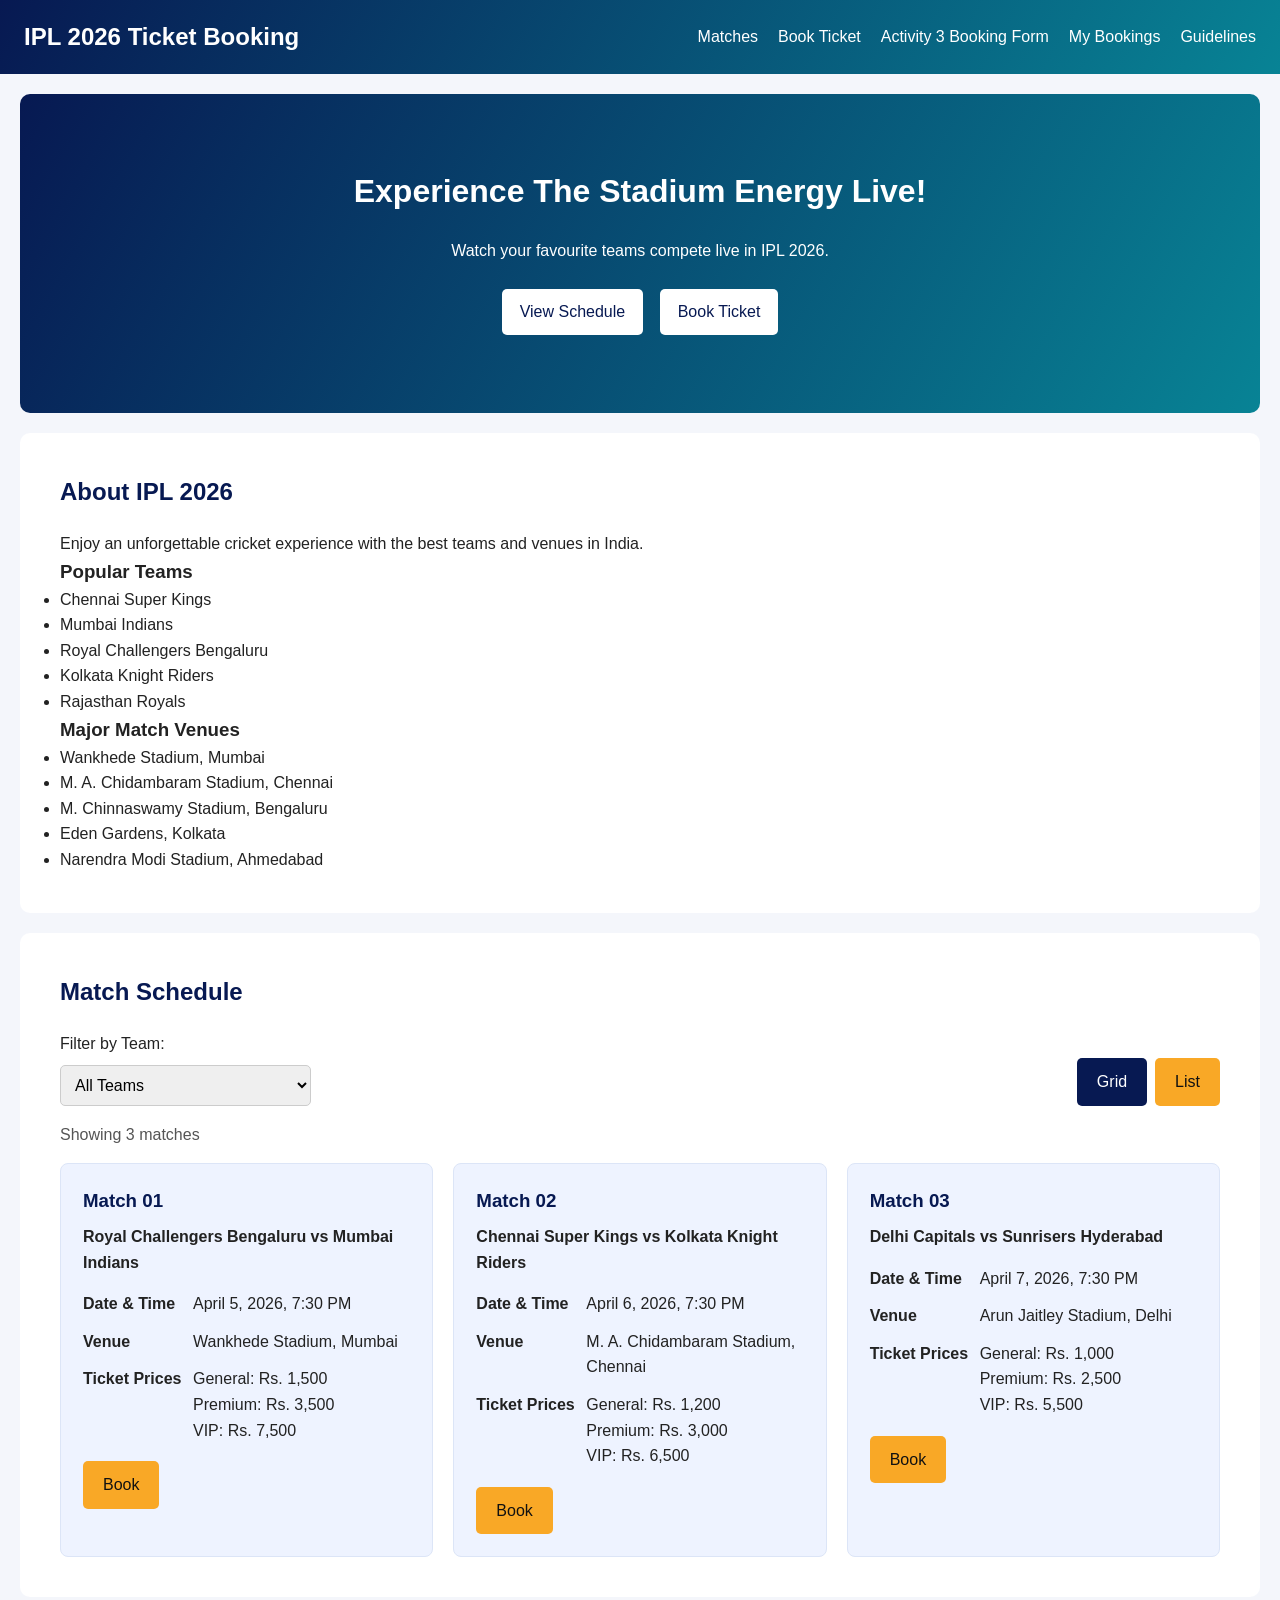
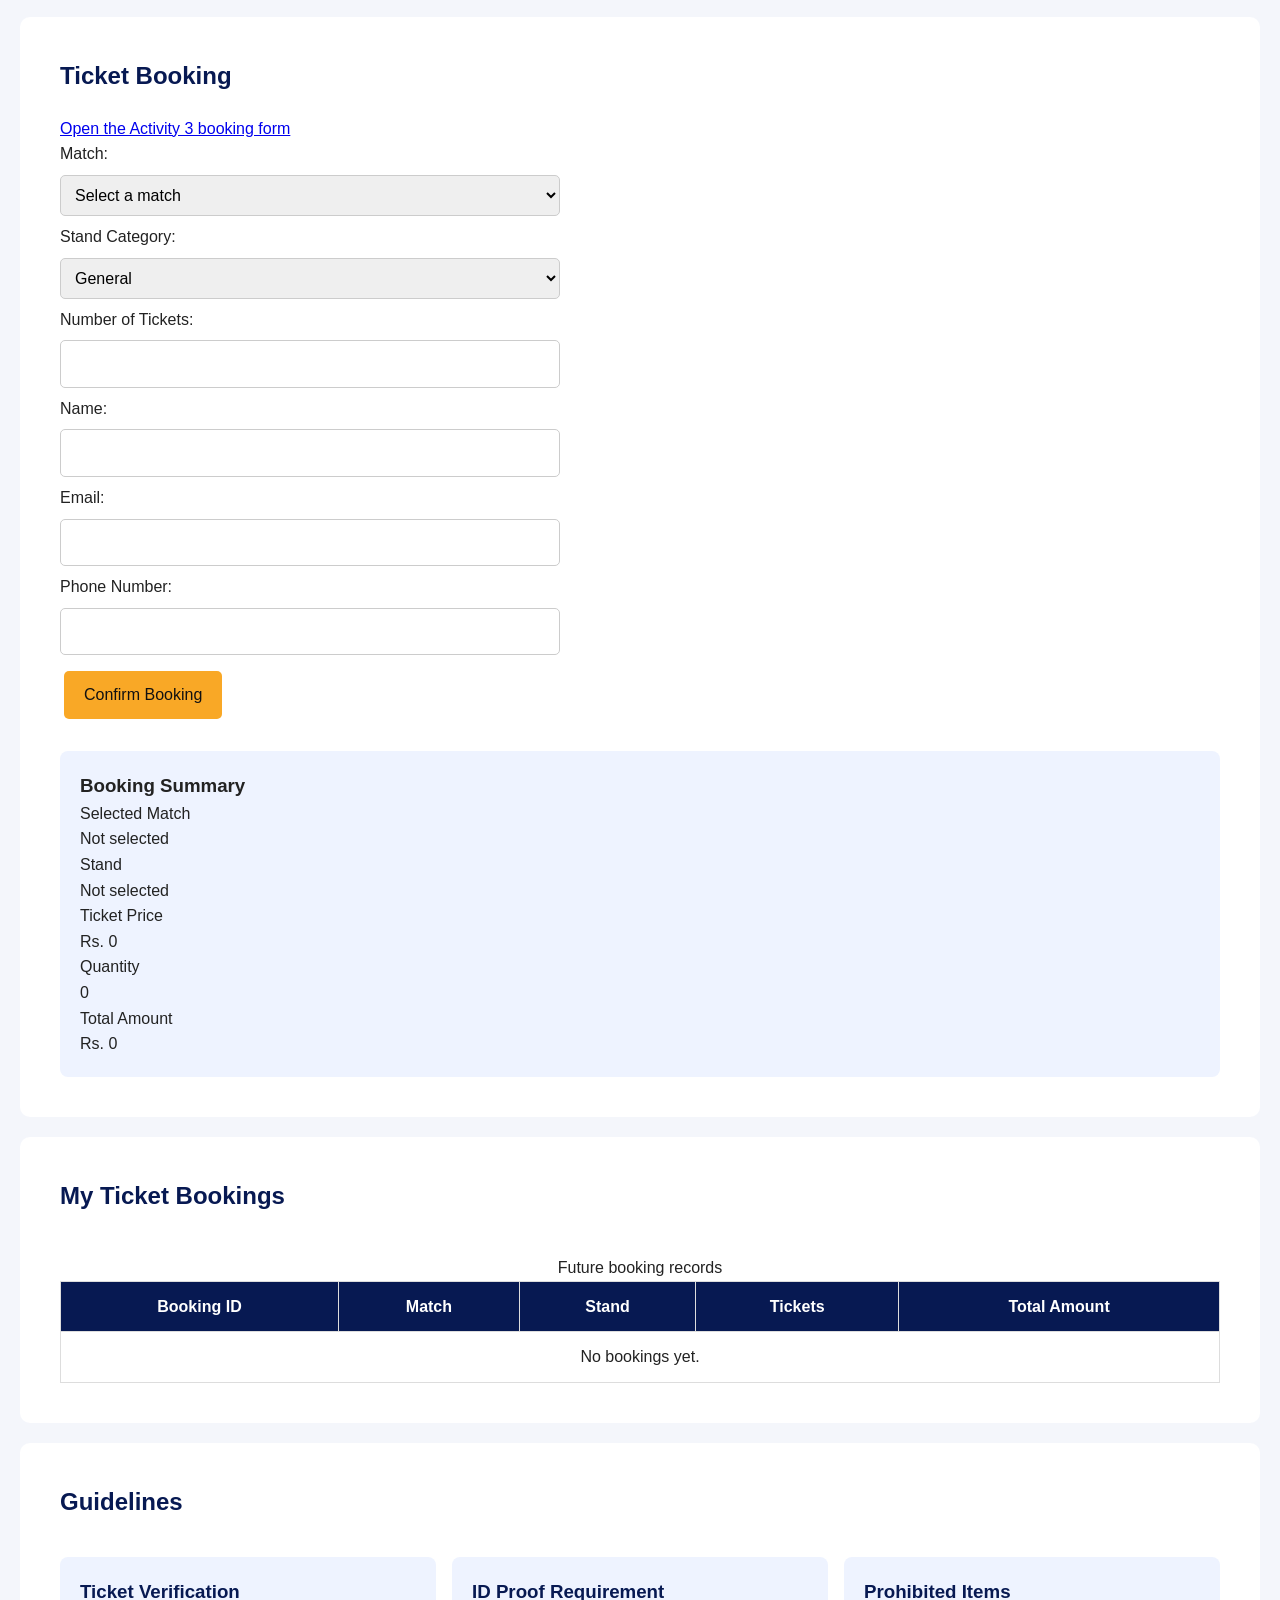
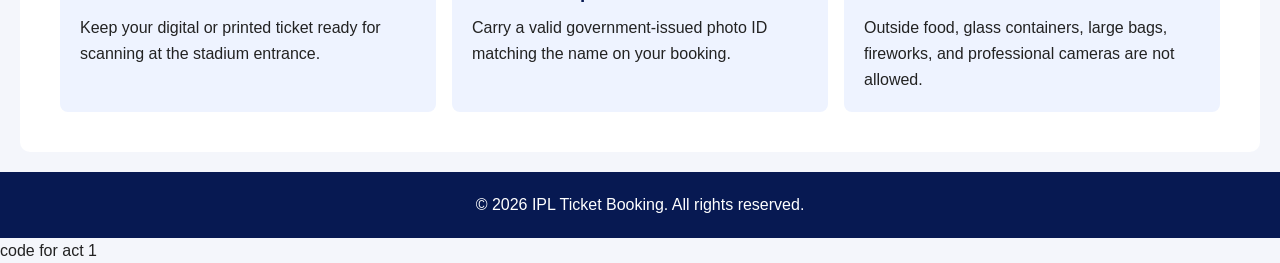
<file: index.html>
<!DOCTYPE html>
<html lang="en">
<head>
    <meta charset="UTF-8">
    <meta name="viewport" content="width=device-width, initial-scale=1.0">
    <meta name="description" content="IPL 2026 match schedules and ticket booking">
    <link rel="stylesheet" href="Style/style.css">
    <title>IPL 2026 Ticket Booking</title>
</head>
<body>
    <header id="home">
        <div class="site-header">
            <h1><a href="#home">IPL 2026 Ticket Booking</a></h1>
            <button class="nav-toggle" type="button" aria-controls="main-navigation"
                aria-expanded="false" aria-label="Open navigation">
                <span class="hamburger" aria-hidden="true"></span>
            </button>
            <nav id="main-navigation" aria-label="Main navigation">
                <ul>
                    <li><a href="#matches">Matches</a></li>
                    <li><a href="#book-ticket">Book Ticket</a></li>
                    <li><a href="booking.html">Activity 3 Booking Form</a></li>
                    <li><a href="#my-bookings">My Bookings</a></li>
                    <li><a href="#guidelines">Guidelines</a></li>
                </ul>
            </nav>
        </div>
    </header>

    <main>
        <section class="hero-section" aria-labelledby="hero-heading">
            <h2 id="hero-heading">Experience The Stadium Energy Live!</h2>
            <p>Watch your favourite teams compete live in IPL 2026.</p>
            <a href="#matches">View Schedule</a>
            <a href="#book-ticket">Book Ticket</a>
        </section>

        <section aria-labelledby="about-heading">
            <h2 id="about-heading">About IPL 2026</h2>
            <p>Enjoy an unforgettable cricket experience with the best teams and venues in India.</p>
            <h3>Popular Teams</h3>
            <ul>
                <li>Chennai Super Kings</li>
                <li>Mumbai Indians</li>
                <li>Royal Challengers Bengaluru</li>
                <li>Kolkata Knight Riders</li>
                <li>Rajasthan Royals</li>
            </ul>
            <h3>Major Match Venues</h3>
            <ul>
                <li>Wankhede Stadium, Mumbai</li>
                <li>M. A. Chidambaram Stadium, Chennai</li>
                <li>M. Chinnaswamy Stadium, Bengaluru</li>
                <li>Eden Gardens, Kolkata</li>
                <li>Narendra Modi Stadium, Ahmedabad</li>
            </ul>
        </section>

        <section id="matches" aria-labelledby="schedule-heading">
            <h2 id="schedule-heading">Match Schedule</h2>
            <div class="schedule-controls">
                <div class="team-filter">
                    <label for="team-filter">Filter by Team:</label>
                    <select id="team-filter" name="team-filter">
                        <option value="all">All Teams</option>
                        <option value="csk">Chennai Super Kings</option>
                        <option value="mi">Mumbai Indians</option>
                        <option value="rcb">Royal Challengers Bengaluru</option>
                        <option value="kkr">Kolkata Knight Riders</option>
                        <option value="dc">Delhi Capitals</option>
                        <option value="srh">Sunrisers Hyderabad</option>
                    </select>
                </div>
                <div class="view-toggle" role="group" aria-label="Match display style">
                    <button id="grid-view-toggle" type="button" aria-pressed="true">Grid</button>
                    <button id="list-view-toggle" type="button" aria-pressed="false">List</button>
                </div>
            </div>
            <p id="match-results" class="match-results" role="status" aria-live="polite">
                Showing 3 matches
            </p>
            <div id="match-cards" class="match-cards grid-view">
                <article class="match-card" data-teams="rcb mi">
                    <h3>Match 01</h3>
                    <p class="match-teams">Royal Challengers Bengaluru vs Mumbai Indians</p>
                    <dl class="match-details">
                        <div><dt>Date &amp; Time</dt><dd>April 5, 2026, 7:30 PM</dd></div>
                        <div><dt>Venue</dt><dd>Wankhede Stadium, Mumbai</dd></div>
                        <div><dt>Ticket Prices</dt><dd>General: Rs. 1,500<br>Premium: Rs. 3,500<br>VIP: Rs. 7,500</dd></div>
                    </dl>
                    <a class="book-btn" href="#book-ticket">Book</a>
                </article>
                <article class="match-card" data-teams="csk kkr">
                    <h3>Match 02</h3>
                    <p class="match-teams">Chennai Super Kings vs Kolkata Knight Riders</p>
                    <dl class="match-details">
                        <div><dt>Date &amp; Time</dt><dd>April 6, 2026, 7:30 PM</dd></div>
                        <div><dt>Venue</dt><dd>M. A. Chidambaram Stadium, Chennai</dd></div>
                        <div><dt>Ticket Prices</dt><dd>General: Rs. 1,200<br>Premium: Rs. 3,000<br>VIP: Rs. 6,500</dd></div>
                    </dl>
                    <a class="book-btn" href="#book-ticket">Book</a>
                </article>
                <article class="match-card" data-teams="dc srh">
                    <h3>Match 03</h3>
                    <p class="match-teams">Delhi Capitals vs Sunrisers Hyderabad</p>
                    <dl class="match-details">
                        <div><dt>Date &amp; Time</dt><dd>April 7, 2026, 7:30 PM</dd></div>
                        <div><dt>Venue</dt><dd>Arun Jaitley Stadium, Delhi</dd></div>
                        <div><dt>Ticket Prices</dt><dd>General: Rs. 1,000<br>Premium: Rs. 2,500<br>VIP: Rs. 5,500</dd></div>
                    </dl>
                    <a class="book-btn" href="#book-ticket">Book</a>
                </article>
            </div>
        </section>

        <section id="book-ticket" aria-labelledby="booking-heading">
            <h2 id="booking-heading">Ticket Booking</h2>
            <p><a href="booking.html">Open the Activity 3 booking form</a></p>
            <form action="#" method="post">
                <p>
                    <label for="match">Match:</label>
                    <select id="match" name="match" required>
                        <option value="">Select a match</option>
                        <option value="match-01">Match 01 - RCB vs MI</option>
                        <option value="match-02">Match 02 - CSK vs KKR</option>
                        <option value="match-03">Match 03 - DC vs SRH</option>
                    </select>
                </p>
                <p>
                    <label for="stand">Stand Category:</label>
                    <select id="stand" name="stand" required>
                        <option value="general">General</option>
                        <option value="premium">Premium</option>
                        <option value="vip">VIP</option>
                    </select>
                </p>
                <p>
                    <label for="quantity">Number of Tickets:</label>
                    <input type="number" id="quantity" name="quantity" min="1" max="10" required>
                </p>
                <p>
                    <label for="name">Name:</label>
                    <input type="text" id="name" name="name" autocomplete="name" required>
                </p>
                <p>
                    <label for="email">Email:</label>
                    <input type="email" id="email" name="email" autocomplete="email" required>
                </p>
                <p>
                    <label for="phone">Phone Number:</label>
                    <input type="tel" id="phone" name="phone" autocomplete="tel" required>
                </p>
                <button type="submit">Confirm Booking</button>
            </form>

            <aside aria-labelledby="summary-heading">
                <h3 id="summary-heading">Booking Summary</h3>
                <dl aria-live="polite">
                    <dt>Selected Match</dt>
                    <dd id="booking-summary-match">Not selected</dd>
                    <dt>Stand</dt>
                    <dd id="booking-summary-stand">Not selected</dd>
                    <dt>Ticket Price</dt>
                    <dd id="booking-summary-price">Rs. 0</dd>
                    <dt>Quantity</dt>
                    <dd id="booking-summary-quantity">0</dd>
                    <dt>Total Amount</dt>
                    <dd id="booking-summary-total">Rs. 0</dd>
                </dl>
            </aside>
        </section>

        <section id="my-bookings" aria-labelledby="bookings-heading">
            <h2 id="bookings-heading">My Ticket Bookings</h2>
            <div class="table-wrap">
                <table>
                    <caption>Future booking records</caption>
                    <thead>
                        <tr>
                            <th scope="col">Booking ID</th>
                            <th scope="col">Match</th>
                            <th scope="col">Stand</th>
                            <th scope="col">Tickets</th>
                            <th scope="col">Total Amount</th>
                        </tr>
                    </thead>
                    <tbody>
                        <tr>
                            <td colspan="5">No bookings yet.</td>
                        </tr>
                    </tbody>
                </table>
            </div>
        </section>

        <section id="guidelines" aria-labelledby="guidelines-heading">
            <h2 id="guidelines-heading">Guidelines</h2>
            <article>
                <h3>Ticket Verification</h3>
                <p>Keep your digital or printed ticket ready for scanning at the stadium entrance.</p>
            </article>
            <article>
                <h3>ID Proof Requirement</h3>
                <p>Carry a valid government-issued photo ID matching the name on your booking.</p>
            </article>
            <article>
                <h3>Prohibited Items</h3>
                <p>Outside food, glass containers, large bags, fireworks, and professional cameras are not allowed.</p>
            </article>
        </section>
    </main>

    <footer>
        <p>&copy; 2026 IPL Ticket Booking. All rights reserved.</p>
    </footer>
      <script src="app.js"></script>
</body>
</html>


code for act 1
</file>
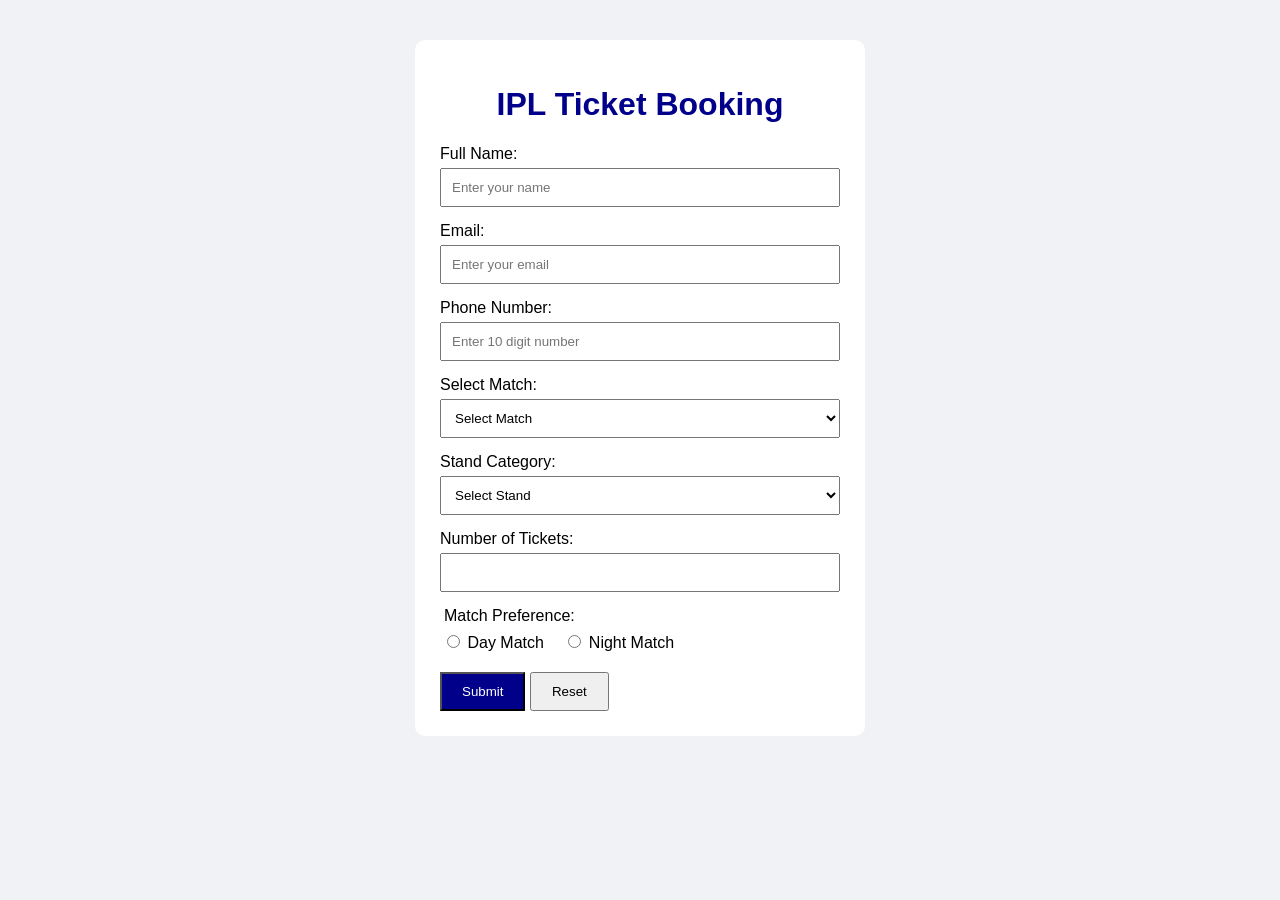
<file: booking.html>
<!DOCTYPE html>
<html lang="en">
<head>
    <meta charset="UTF-8">
    <meta name="viewport" content="width=device-width, initial-scale=1.0">
    <title>IPL Ticket Booking</title>

    <style>
        body {
            font-family: Arial;
            background-color: #f0f2f5;
        }

        .container {
            width: 400px;
            max-width: 90%;
            margin: 40px auto;
            padding: 25px;
            background: white;
            border-radius: 10px;
        }

        h1 {
            text-align: center;
            color: darkblue;
        }

        label {
            display: block;
            margin-top: 15px;
        }

        input, select {
            width: 100%;
            padding: 10px;
            margin-top: 5px;
            box-sizing: border-box;
        }

        input[type="radio"] {
            width: auto;
        }

        fieldset {
            margin-top: 15px;
            border: 0;
            padding: 0;
        }

        fieldset label {
            display: inline-block;
            margin: 5px 15px 0 0;
        }

        button {
            padding: 10px 20px;
            margin-top: 20px;
            cursor: pointer;
        }

        .submit {
            background: darkblue;
            color: white;
        }
    </style>
</head>

<body>

<div class="container">

    <h1>IPL Ticket Booking</h1>

    <form action="#" method="get">

        <label for="name">Full Name:</label>
        <input id="name" type="text" name="name"
        placeholder="Enter your name"
        minlength="3" maxlength="30" required>

        <label for="email">Email:</label>
        <input id="email" type="email" name="email"
        placeholder="Enter your email" required>

        <label for="phone">Phone Number:</label>
        <input id="phone" type="tel" name="phone"
        placeholder="Enter 10 digit number"
        pattern="[0-9]{10}" required>

        <label for="match">Select Match:</label>
        <select id="match" name="match" required>
            <option value="">Select Match</option>
            <option value="RCB vs MI">RCB vs MI</option>
            <option value="CSK vs KKR">CSK vs KKR</option>
            <option value="DC vs SRH">DC vs SRH</option>
        </select>

        <label for="stand">Stand Category:</label>
        <select id="stand" name="stand" required>
            <option value="">Select Stand</option>
            <option value="General">General</option>
            <option value="Premium">Premium</option>
            <option value="VIP">VIP</option>
        </select>

        <label for="tickets">Number of Tickets:</label>
        <input id="tickets" type="number" name="tickets"
        min="1" max="10" required>

        <fieldset>
            <legend>Match Preference:</legend>
            <label>
                <input type="radio" name="preference"
                value="Day Match" required> Day Match
            </label>
            <label>
                <input type="radio" name="preference"
                value="Night Match"> Night Match
            </label>
        </fieldset>

        <button type="submit" class="submit">
            Submit
        </button>

        <button type="reset">
            Reset
        </button>

    </form>

</div>

</body>
</html>
</file>
<file: Style/style.css>
* {
    margin: 0;
    padding: 0;
    box-sizing: border-box;
}

body {
    font-family: Arial, sans-serif;
    background-color: #f4f6fb;
    color: #222;
    line-height: 1.6;
}

#home {
    padding: 18px 24px;
    background: linear-gradient(120deg, #071952, #088395);
    color: white;
}

.site-header {
    max-width: 1240px;
    margin: 0 auto;
    display: flex;
    align-items: center;
    justify-content: space-between;
    gap: 24px;
}

#home h1 {
    margin: 0;
    font-size: 1.5rem;
    white-space: nowrap;
}

#home h1 a,
#home nav a {
    color: white;
    text-decoration: none;
}

#home nav ul {
    display: flex;
    align-items: center;
    gap: 20px;
    list-style: none;
}

#home nav a:hover,
#home nav a:focus-visible {
    text-decoration: underline;
}

.nav-toggle {
    display: none;
    width: 44px;
    height: 44px;
    margin: 0;
    padding: 10px;
    color: white;
    background: transparent;
    border: 1px solid currentColor;
}

.hamburger,
.hamburger::before,
.hamburger::after {
    display: block;
    width: 22px;
    height: 2px;
    background: currentColor;
}

.hamburger {
    position: relative;
}

.hamburger::before,
.hamburger::after {
    position: absolute;
    left: 0;
    content: "";
}

.hamburger::before {
    top: -7px;
}

.hamburger::after {
    top: 7px;
}

main {
    max-width: 1320px;
    margin: 0 auto;
}

section {
    margin: 20px;
    padding: 40px;
    background-color: white;
    border-radius: 10px;
}

.hero-section {
    padding: 72px 40px;
    color: white;
    text-align: center;
    background: linear-gradient(120deg, #071952, #088395);
}

.hero-section h2 {
    color: white;
    font-size: 2rem;
}

.hero-section p {
    margin-bottom: 20px;
}

.hero-section a {
    display: inline-block;
    margin: 6px;
    padding: 10px 18px;
    color: #071952;
    background-color: white;
    border-radius: 5px;
    text-decoration: none;
}

h2 {
    margin-bottom: 20px;
    color: #071952;
}

button,
.book-btn {
    display: inline-block;
    margin: 8px 4px;
    padding: 11px 20px;
    color: #111;
    background-color: #f9a826;
    border: 0;
    border-radius: 5px;
    cursor: pointer;
    font: inherit;
    text-align: center;
    text-decoration: none;
}

button:hover,
.book-btn:hover {
    background-color: #e99410;
}

.schedule-controls {
    display: flex;
    flex-wrap: wrap;
    align-items: end;
    justify-content: space-between;
    gap: 16px;
}

.team-filter label {
    display: block;
}

input,
select {
    width: 100%;
    margin: 8px 0;
    padding: 10px;
    border: 1px solid #ccc;
    border-radius: 5px;
    font: inherit;
}

.team-filter select {
    width: auto;
    min-width: 240px;
}

.view-toggle {
    display: flex;
    gap: 8px;
}

.view-toggle button {
    margin: 8px 0;
}

.view-toggle button[aria-pressed="true"] {
    color: white;
    background-color: #071952;
}

.match-results {
    margin: 8px 0 16px;
    color: #555;
}

.match-cards.grid-view {
    display: grid;
    grid-template-columns: repeat(3, minmax(0, 1fr));
    gap: 20px;
}

.match-cards.list-view {
    display: flex;
    flex-direction: column;
    gap: 14px;
}

.match-card {
    padding: 22px;
    background-color: #eef3ff;
    border: 1px solid #dce5f7;
    border-radius: 8px;
}

.match-card[hidden] {
    display: none;
}

.match-card h3 {
    margin-bottom: 8px;
    color: #071952;
}

.match-teams {
    margin-bottom: 16px;
    font-weight: 700;
}

.match-details {
    display: grid;
    gap: 12px;
}

.match-details > div {
    display: grid;
    grid-template-columns: 100px minmax(0, 1fr);
    gap: 10px;
}

.match-details dt {
    font-weight: 700;
}

.match-card .book-btn {
    margin: 18px 0 0;
}

.table-wrap {
    width: 100%;
    overflow-x: auto;
}

.table-wrap table {
    width: 100%;
    min-width: 560px;
    margin-top: 20px;
    border-collapse: collapse;
}

th {
    color: white;
    background-color: #071952;
}

th,
td {
    padding: 12px;
    border: 1px solid #ddd;
    text-align: center;
}

form {
    max-width: 500px;
}

#book-ticket aside {
    margin-top: 24px;
    padding: 20px;
    background-color: #eef3ff;
    border-radius: 8px;
}

#guidelines {
    display: grid;
    grid-template-columns: repeat(3, minmax(0, 1fr));
    gap: 16px;
}

#guidelines h2 {
    grid-column: 1 / -1;
}

#guidelines article {
    padding: 20px;
    background-color: #eef3ff;
    border-radius: 8px;
}

#guidelines article h3 {
    margin-bottom: 8px;
    color: #071952;
}

footer {
    padding: 20px;
    color: white;
    background-color: #071952;
    text-align: center;
}

.toast {
    position: fixed;
    right: 30px;
    bottom: 30px;
    z-index: 9999;
    padding: 15px 25px;
    color: white;
    background-color: #071952;
    border-radius: 8px;
    opacity: 0;
    visibility: hidden;
    transition: opacity 0.3s ease;
}

.toast.show {
    opacity: 1;
    visibility: visible;
}

@media (max-width: 900px) {
    .nav-toggle {
        display: inline-flex;
        align-items: center;
        justify-content: center;
    }

    .site-header {
        flex-wrap: wrap;
        justify-content: space-between;
    }

    #home nav {
        display: none;
        flex-basis: 100%;
    }

    #home nav.is-open {
        display: block;
    }

    #home nav ul {
        align-items: stretch;
        flex-direction: column;
        gap: 0;
    }

    #home nav a {
        display: block;
        padding: 8px 0;
    }

    .match-cards.grid-view {
        grid-template-columns: 1fr;
    }

    #guidelines {
        grid-template-columns: 1fr;
    }

    #guidelines h2 {
        grid-column: auto;
    }

    section {
        margin: 16px;
        padding: 28px;
    }
}

@media (max-width: 520px) {
    #home {
        padding: 14px 16px;
    }

    #home h1 {
        font-size: 1.15rem;
        white-space: normal;
    }

    section {
        margin: 10px;
        padding: 20px;
    }

    .hero-section {
        padding: 48px 20px;
    }

    .hero-section h2 {
        font-size: 1.5rem;
    }

    .schedule-controls {
        align-items: stretch;
        flex-direction: column;
    }

    .team-filter select {
        width: 100%;
    }

    .match-details > div {
        grid-template-columns: 1fr;
        gap: 2px;
    }

    .toast {
        right: 16px;
        bottom: 16px;
        left: 16px;
        text-align: center;
    }
}
</file>
